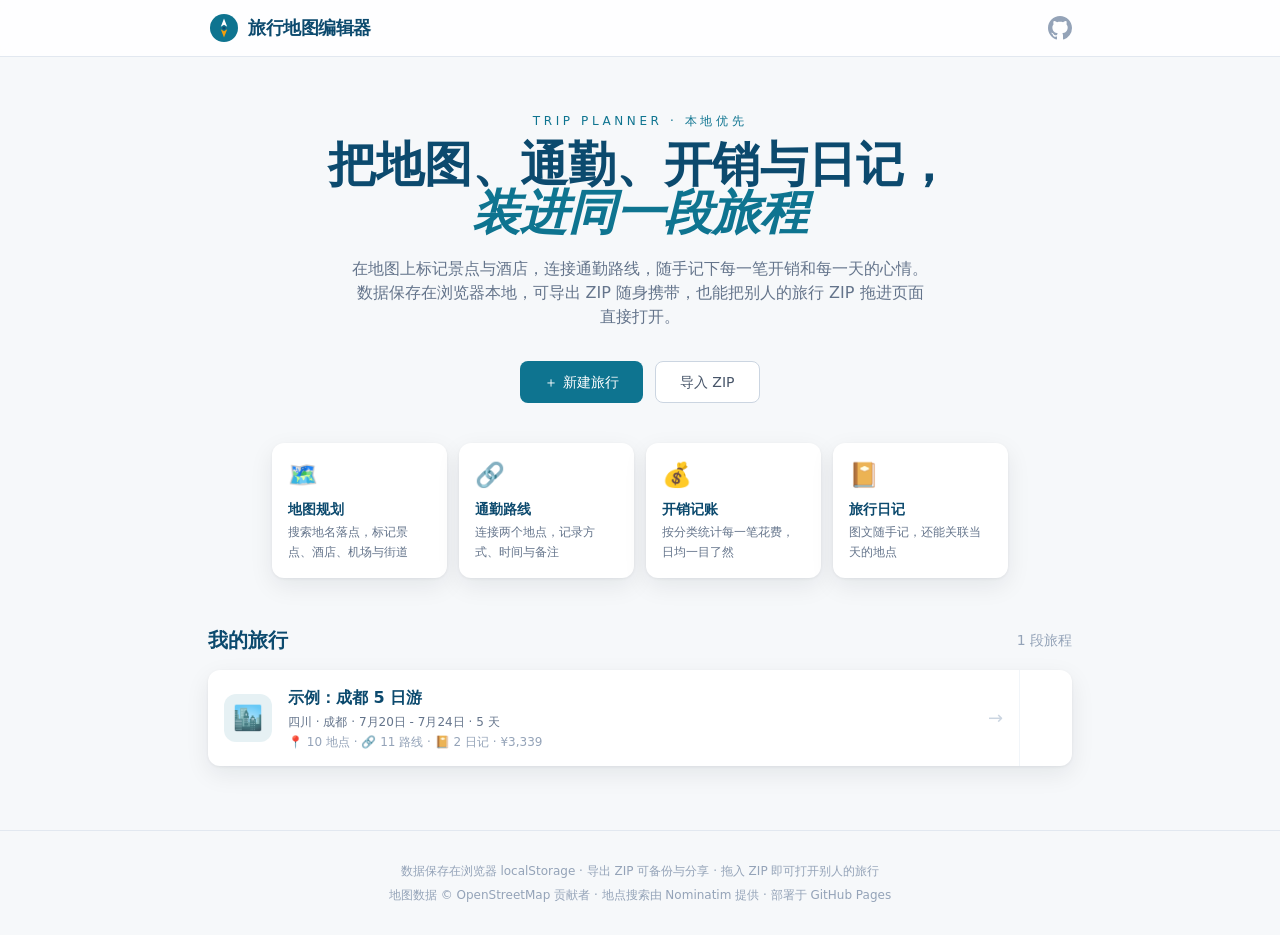
<file: travel-map/index.html>
<!doctype html>
<html lang="zh-CN">
  <head>
    <meta charset="UTF-8" />
    <link rel="icon" type="image/svg+xml" href="/travel-map/favicon.svg" />
    <meta name="viewport" content="width=device-width, initial-scale=1.0" />
    <meta name="description" content="旅行地图编辑器：把地图、通勤、开销与日记装进同一段旅程。本地优先，支持 ZIP 导入导出。" />
    <title>旅行地图编辑器</title>
    <script type="module" crossorigin src="/travel-map/assets/index-BUOHITaL.js"></script>
    <link rel="modulepreload" crossorigin href="/travel-map/assets/vendor-DtNqooZJ.js">
    <link rel="modulepreload" crossorigin href="/travel-map/assets/react-Bq47vFvL.js">
    <link rel="modulepreload" crossorigin href="/travel-map/assets/leaflet-DCIffZry.js">
    <link rel="stylesheet" crossorigin href="/travel-map/assets/index-6qi4wEWB.css">
  </head>
  <body>
    <div id="root"></div>
  </body>
</html>
</file>
<file: travel-map/assets/index-6qi4wEWB.css>
.leaflet-pane,.leaflet-tile,.leaflet-marker-icon,.leaflet-marker-shadow,.leaflet-tile-container,.leaflet-pane>svg,.leaflet-pane>canvas,.leaflet-zoom-box,.leaflet-image-layer,.leaflet-layer{position:absolute;left:0;top:0}.leaflet-container{overflow:hidden}.leaflet-tile,.leaflet-marker-icon,.leaflet-marker-shadow{-webkit-user-select:none;-moz-user-select:none;user-select:none;-webkit-user-drag:none}.leaflet-tile::-moz-selection{background:transparent}.leaflet-tile::selection{background:transparent}.leaflet-safari .leaflet-tile{image-rendering:-webkit-optimize-contrast}.leaflet-safari .leaflet-tile-container{width:1600px;height:1600px;-webkit-transform-origin:0 0}.leaflet-marker-icon,.leaflet-marker-shadow{display:block}.leaflet-container .leaflet-overlay-pane svg{max-width:none!important;max-height:none!important}.leaflet-container .leaflet-marker-pane img,.leaflet-container .leaflet-shadow-pane img,.leaflet-container .leaflet-tile-pane img,.leaflet-container img.leaflet-image-layer,.leaflet-container .leaflet-tile{max-width:none!important;max-height:none!important;width:auto;padding:0}.leaflet-container img.leaflet-tile{mix-blend-mode:plus-lighter}.leaflet-container.leaflet-touch-zoom{touch-action:pan-x pan-y}.leaflet-container.leaflet-touch-drag{touch-action:none;touch-action:pinch-zoom}.leaflet-container.leaflet-touch-drag.leaflet-touch-zoom{touch-action:none}.leaflet-container{-webkit-tap-highlight-color:transparent}.leaflet-container a{-webkit-tap-highlight-color:rgba(51,181,229,.4)}.leaflet-tile{filter:inherit;visibility:hidden}.leaflet-tile-loaded{visibility:inherit}.leaflet-zoom-box{width:0;height:0;box-sizing:border-box;z-index:800}.leaflet-overlay-pane svg{-moz-user-select:none}.leaflet-pane{z-index:400}.leaflet-tile-pane{z-index:200}.leaflet-overlay-pane{z-index:400}.leaflet-shadow-pane{z-index:500}.leaflet-marker-pane{z-index:600}.leaflet-tooltip-pane{z-index:650}.leaflet-popup-pane{z-index:700}.leaflet-map-pane canvas{z-index:100}.leaflet-map-pane svg{z-index:200}.leaflet-vml-shape{width:1px;height:1px}.lvml{behavior:url(#default#VML);display:inline-block;position:absolute}.leaflet-control{position:relative;z-index:800;pointer-events:visiblePainted;pointer-events:auto}.leaflet-top,.leaflet-bottom{position:absolute;z-index:1000;pointer-events:none}.leaflet-top{top:0}.leaflet-right{right:0}.leaflet-bottom{bottom:0}.leaflet-left{left:0}.leaflet-control{float:left;clear:both}.leaflet-right .leaflet-control{float:right}.leaflet-top .leaflet-control{margin-top:10px}.leaflet-bottom .leaflet-control{margin-bottom:10px}.leaflet-left .leaflet-control{margin-left:10px}.leaflet-right .leaflet-control{margin-right:10px}.leaflet-fade-anim .leaflet-popup{opacity:0;transition:opacity .2s linear}.leaflet-fade-anim .leaflet-map-pane .leaflet-popup{opacity:1}.leaflet-zoom-animated{transform-origin:0 0}svg.leaflet-zoom-animated{will-change:transform}.leaflet-zoom-anim .leaflet-zoom-animated{transition:transform .25s cubic-bezier(0,0,.25,1)}.leaflet-zoom-anim .leaflet-tile,.leaflet-pan-anim .leaflet-tile{transition:none}.leaflet-zoom-anim .leaflet-zoom-hide{visibility:hidden}.leaflet-interactive{cursor:pointer}.leaflet-grab{cursor:grab}.leaflet-crosshair,.leaflet-crosshair .leaflet-interactive{cursor:crosshair}.leaflet-popup-pane,.leaflet-control{cursor:auto}.leaflet-dragging .leaflet-grab,.leaflet-dragging .leaflet-grab .leaflet-interactive,.leaflet-dragging .leaflet-marker-draggable{cursor:move;cursor:grabbing}.leaflet-marker-icon,.leaflet-marker-shadow,.leaflet-image-layer,.leaflet-pane>svg path,.leaflet-tile-container{pointer-events:none}.leaflet-marker-icon.leaflet-interactive,.leaflet-image-layer.leaflet-interactive,.leaflet-pane>svg path.leaflet-interactive,svg.leaflet-image-layer.leaflet-interactive path{pointer-events:visiblePainted;pointer-events:auto}.leaflet-container{background:#ddd;outline-offset:1px}.leaflet-container a{color:#0078a8}.leaflet-zoom-box{border:2px dotted #38f;background:#ffffff80}.leaflet-container{font-family:Helvetica Neue,Arial,Helvetica,sans-serif;font-size:12px;font-size:.75rem;line-height:1.5}.leaflet-bar{box-shadow:0 1px 5px #000000a6;border-radius:4px}.leaflet-bar a{background-color:#fff;border-bottom:1px solid #ccc;width:26px;height:26px;line-height:26px;display:block;text-align:center;text-decoration:none;color:#000}.leaflet-bar a,.leaflet-control-layers-toggle{background-position:50% 50%;background-repeat:no-repeat;display:block}.leaflet-bar a:hover,.leaflet-bar a:focus{background-color:#f4f4f4}.leaflet-bar a:first-child{border-top-left-radius:4px;border-top-right-radius:4px}.leaflet-bar a:last-child{border-bottom-left-radius:4px;border-bottom-right-radius:4px;border-bottom:none}.leaflet-bar a.leaflet-disabled{cursor:default;background-color:#f4f4f4;color:#bbb}.leaflet-touch .leaflet-bar a{width:30px;height:30px;line-height:30px}.leaflet-touch .leaflet-bar a:first-child{border-top-left-radius:2px;border-top-right-radius:2px}.leaflet-touch .leaflet-bar a:last-child{border-bottom-left-radius:2px;border-bottom-right-radius:2px}.leaflet-control-zoom-in,.leaflet-control-zoom-out{font:700 18px Lucida Console,Monaco,monospace;text-indent:1px}.leaflet-touch .leaflet-control-zoom-in,.leaflet-touch .leaflet-control-zoom-out{font-size:22px}.leaflet-control-layers{box-shadow:0 1px 5px #0006;background:#fff;border-radius:5px}.leaflet-control-layers-toggle{background-image:url([data-uri]);width:36px;height:36px}.leaflet-retina .leaflet-control-layers-toggle{background-image:url([data-uri]);background-size:26px 26px}.leaflet-touch .leaflet-control-layers-toggle{width:44px;height:44px}.leaflet-control-layers .leaflet-control-layers-list,.leaflet-control-layers-expanded .leaflet-control-layers-toggle{display:none}.leaflet-control-layers-expanded .leaflet-control-layers-list{display:block;position:relative}.leaflet-control-layers-expanded{padding:6px 10px 6px 6px;color:#333;background:#fff}.leaflet-control-layers-scrollbar{overflow-y:scroll;overflow-x:hidden;padding-right:5px}.leaflet-control-layers-selector{margin-top:2px;position:relative;top:1px}.leaflet-control-layers label{display:block;font-size:13px;font-size:1.08333em}.leaflet-control-layers-separator{height:0;border-top:1px solid #ddd;margin:5px -10px 5px -6px}.leaflet-default-icon-path{background-image:url([data-uri])}.leaflet-container .leaflet-control-attribution{background:#fff;background:#fffc;margin:0}.leaflet-control-attribution,.leaflet-control-scale-line{padding:0 5px;color:#333;line-height:1.4}.leaflet-control-attribution a{text-decoration:none}.leaflet-control-attribution a:hover,.leaflet-control-attribution a:focus{text-decoration:underline}.leaflet-attribution-flag{display:inline!important;vertical-align:baseline!important;width:1em;height:.6669em}.leaflet-left .leaflet-control-scale{margin-left:5px}.leaflet-bottom .leaflet-control-scale{margin-bottom:5px}.leaflet-control-scale-line{border:2px solid #777;border-top:none;line-height:1.1;padding:2px 5px 1px;white-space:nowrap;box-sizing:border-box;background:#fffc;text-shadow:1px 1px #fff}.leaflet-control-scale-line:not(:first-child){border-top:2px solid #777;border-bottom:none;margin-top:-2px}.leaflet-control-scale-line:not(:first-child):not(:last-child){border-bottom:2px solid #777}.leaflet-touch .leaflet-control-attribution,.leaflet-touch .leaflet-control-layers,.leaflet-touch .leaflet-bar{box-shadow:none}.leaflet-touch .leaflet-control-layers,.leaflet-touch .leaflet-bar{border:2px solid rgba(0,0,0,.2);background-clip:padding-box}.leaflet-popup{position:absolute;text-align:center;margin-bottom:20px}.leaflet-popup-content-wrapper{padding:1px;text-align:left;border-radius:12px}.leaflet-popup-content{margin:13px 24px 13px 20px;line-height:1.3;font-size:13px;font-size:1.08333em;min-height:1px}.leaflet-popup-content p{margin:1.3em 0}.leaflet-popup-tip-container{width:40px;height:20px;position:absolute;left:50%;margin-top:-1px;margin-left:-20px;overflow:hidden;pointer-events:none}.leaflet-popup-tip{width:17px;height:17px;padding:1px;margin:-10px auto 0;pointer-events:auto;transform:rotate(45deg)}.leaflet-popup-content-wrapper,.leaflet-popup-tip{background:#fff;color:#333;box-shadow:0 3px 14px #0006}.leaflet-container a.leaflet-popup-close-button{position:absolute;top:0;right:0;border:none;text-align:center;width:24px;height:24px;font:16px/24px Tahoma,Verdana,sans-serif;color:#757575;text-decoration:none;background:transparent}.leaflet-container a.leaflet-popup-close-button:hover,.leaflet-container a.leaflet-popup-close-button:focus{color:#585858}.leaflet-popup-scrolled{overflow:auto}.leaflet-oldie .leaflet-popup-content-wrapper{-ms-zoom:1}.leaflet-oldie .leaflet-popup-tip{width:24px;margin:0 auto;-ms-filter:"progid:DXImageTransform.Microsoft.Matrix(M11=0.70710678, M12=0.70710678, M21=-0.70710678, M22=0.70710678)";filter:progid:DXImageTransform.Microsoft.Matrix(M11=.70710678,M12=.70710678,M21=-.70710678,M22=.70710678)}.leaflet-oldie .leaflet-control-zoom,.leaflet-oldie .leaflet-control-layers,.leaflet-oldie .leaflet-popup-content-wrapper,.leaflet-oldie .leaflet-popup-tip{border:1px solid #999}.leaflet-div-icon{background:#fff;border:1px solid #666}.leaflet-tooltip{position:absolute;padding:6px;background-color:#fff;border:1px solid #fff;border-radius:3px;color:#222;white-space:nowrap;-webkit-user-select:none;-moz-user-select:none;user-select:none;pointer-events:none;box-shadow:0 1px 3px #0006}.leaflet-tooltip.leaflet-interactive{cursor:pointer;pointer-events:auto}.leaflet-tooltip-top:before,.leaflet-tooltip-bottom:before,.leaflet-tooltip-left:before,.leaflet-tooltip-right:before{position:absolute;pointer-events:none;border:6px solid transparent;background:transparent;content:""}.leaflet-tooltip-bottom{margin-top:6px}.leaflet-tooltip-top{margin-top:-6px}.leaflet-tooltip-bottom:before,.leaflet-tooltip-top:before{left:50%;margin-left:-6px}.leaflet-tooltip-top:before{bottom:0;margin-bottom:-12px;border-top-color:#fff}.leaflet-tooltip-bottom:before{top:0;margin-top:-12px;margin-left:-6px;border-bottom-color:#fff}.leaflet-tooltip-left{margin-left:-6px}.leaflet-tooltip-right{margin-left:6px}.leaflet-tooltip-left:before,.leaflet-tooltip-right:before{top:50%;margin-top:-6px}.leaflet-tooltip-left:before{right:0;margin-right:-12px;border-left-color:#fff}.leaflet-tooltip-right:before{left:0;margin-left:-12px;border-right-color:#fff}@media print{.leaflet-control{-webkit-print-color-adjust:exact;print-color-adjust:exact}}*,:before,:after{--tw-border-spacing-x: 0;--tw-border-spacing-y: 0;--tw-translate-x: 0;--tw-translate-y: 0;--tw-rotate: 0;--tw-skew-x: 0;--tw-skew-y: 0;--tw-scale-x: 1;--tw-scale-y: 1;--tw-pan-x: ;--tw-pan-y: ;--tw-pinch-zoom: ;--tw-scroll-snap-strictness: proximity;--tw-gradient-from-position: ;--tw-gradient-via-position: ;--tw-gradient-to-position: ;--tw-ordinal: ;--tw-slashed-zero: ;--tw-numeric-figure: ;--tw-numeric-spacing: ;--tw-numeric-fraction: ;--tw-ring-inset: ;--tw-ring-offset-width: 0px;--tw-ring-offset-color: #fff;--tw-ring-color: rgb(59 130 246 / .5);--tw-ring-offset-shadow: 0 0 #0000;--tw-ring-shadow: 0 0 #0000;--tw-shadow: 0 0 #0000;--tw-shadow-colored: 0 0 #0000;--tw-blur: ;--tw-brightness: ;--tw-contrast: ;--tw-grayscale: ;--tw-hue-rotate: ;--tw-invert: ;--tw-saturate: ;--tw-sepia: ;--tw-drop-shadow: ;--tw-backdrop-blur: ;--tw-backdrop-brightness: ;--tw-backdrop-contrast: ;--tw-backdrop-grayscale: ;--tw-backdrop-hue-rotate: ;--tw-backdrop-invert: ;--tw-backdrop-opacity: ;--tw-backdrop-saturate: ;--tw-backdrop-sepia: ;--tw-contain-size: ;--tw-contain-layout: ;--tw-contain-paint: ;--tw-contain-style: }::backdrop{--tw-border-spacing-x: 0;--tw-border-spacing-y: 0;--tw-translate-x: 0;--tw-translate-y: 0;--tw-rotate: 0;--tw-skew-x: 0;--tw-skew-y: 0;--tw-scale-x: 1;--tw-scale-y: 1;--tw-pan-x: ;--tw-pan-y: ;--tw-pinch-zoom: ;--tw-scroll-snap-strictness: proximity;--tw-gradient-from-position: ;--tw-gradient-via-position: ;--tw-gradient-to-position: ;--tw-ordinal: ;--tw-slashed-zero: ;--tw-numeric-figure: ;--tw-numeric-spacing: ;--tw-numeric-fraction: ;--tw-ring-inset: ;--tw-ring-offset-width: 0px;--tw-ring-offset-color: #fff;--tw-ring-color: rgb(59 130 246 / .5);--tw-ring-offset-shadow: 0 0 #0000;--tw-ring-shadow: 0 0 #0000;--tw-shadow: 0 0 #0000;--tw-shadow-colored: 0 0 #0000;--tw-blur: ;--tw-brightness: ;--tw-contrast: ;--tw-grayscale: ;--tw-hue-rotate: ;--tw-invert: ;--tw-saturate: ;--tw-sepia: ;--tw-drop-shadow: ;--tw-backdrop-blur: ;--tw-backdrop-brightness: ;--tw-backdrop-contrast: ;--tw-backdrop-grayscale: ;--tw-backdrop-hue-rotate: ;--tw-backdrop-invert: ;--tw-backdrop-opacity: ;--tw-backdrop-saturate: ;--tw-backdrop-sepia: ;--tw-contain-size: ;--tw-contain-layout: ;--tw-contain-paint: ;--tw-contain-style: }*,:before,:after{box-sizing:border-box;border-width:0;border-style:solid;border-color:#e5e7eb}:before,:after{--tw-content: ""}html,:host{line-height:1.5;-webkit-text-size-adjust:100%;-moz-tab-size:4;-o-tab-size:4;tab-size:4;font-family:system-ui,-apple-system,PingFang SC,Hiragino Sans GB,Microsoft YaHei,sans-serif;font-feature-settings:normal;font-variation-settings:normal;-webkit-tap-highlight-color:transparent}body{margin:0;line-height:inherit}hr{height:0;color:inherit;border-top-width:1px}abbr:where([title]){-webkit-text-decoration:underline dotted;text-decoration:underline dotted}h1,h2,h3,h4,h5,h6{font-size:inherit;font-weight:inherit}a{color:inherit;text-decoration:inherit}b,strong{font-weight:bolder}code,kbd,samp,pre{font-family:ui-monospace,SFMono-Regular,Menlo,Monaco,Consolas,Liberation Mono,Courier New,monospace;font-feature-settings:normal;font-variation-settings:normal;font-size:1em}small{font-size:80%}sub,sup{font-size:75%;line-height:0;position:relative;vertical-align:baseline}sub{bottom:-.25em}sup{top:-.5em}table{text-indent:0;border-color:inherit;border-collapse:collapse}button,input,optgroup,select,textarea{font-family:inherit;font-feature-settings:inherit;font-variation-settings:inherit;font-size:100%;font-weight:inherit;line-height:inherit;letter-spacing:inherit;color:inherit;margin:0;padding:0}button,select{text-transform:none}button,input:where([type=button]),input:where([type=reset]),input:where([type=submit]){-webkit-appearance:button;background-color:transparent;background-image:none}:-moz-focusring{outline:auto}:-moz-ui-invalid{box-shadow:none}progress{vertical-align:baseline}::-webkit-inner-spin-button,::-webkit-outer-spin-button{height:auto}[type=search]{-webkit-appearance:textfield;outline-offset:-2px}::-webkit-search-decoration{-webkit-appearance:none}::-webkit-file-upload-button{-webkit-appearance:button;font:inherit}summary{display:list-item}blockquote,dl,dd,h1,h2,h3,h4,h5,h6,hr,figure,p,pre{margin:0}fieldset{margin:0;padding:0}legend{padding:0}ol,ul,menu{list-style:none;margin:0;padding:0}dialog{padding:0}textarea{resize:vertical}input::-moz-placeholder,textarea::-moz-placeholder{opacity:1;color:#9ca3af}input::placeholder,textarea::placeholder{opacity:1;color:#9ca3af}button,[role=button]{cursor:pointer}:disabled{cursor:default}img,svg,video,canvas,audio,iframe,embed,object{display:block;vertical-align:middle}img,video{max-width:100%;height:auto}[hidden]:where(:not([hidden=until-found])){display:none}.pointer-events-none{pointer-events:none}.visible{visibility:visible}.fixed{position:fixed}.absolute{position:absolute}.relative{position:relative}.sticky{position:sticky}.inset-0{top:0;right:0;bottom:0;left:0}.bottom-4{bottom:1rem}.bottom-8{bottom:2rem}.left-0{left:0}.left-1\/2{left:50%}.left-2\.5{left:.625rem}.left-4{left:1rem}.right-0{right:0}.right-4{right:1rem}.top-0{top:0}.top-1\/2{top:50%}.top-4{top:1rem}.top-full{top:100%}.z-0{z-index:0}.z-10{z-index:10}.z-40{z-index:40}.z-\[1000\]{z-index:1000}.z-\[2000\]{z-index:2000}.z-\[2100\]{z-index:2100}.z-\[3000\]{z-index:3000}.z-\[4000\]{z-index:4000}.mx-auto{margin-left:auto;margin-right:auto}.mb-1{margin-bottom:.25rem}.mb-1\.5{margin-bottom:.375rem}.mb-2{margin-bottom:.5rem}.mb-3{margin-bottom:.75rem}.mb-4{margin-bottom:1rem}.mb-6{margin-bottom:1.5rem}.ml-auto{margin-left:auto}.mr-auto{margin-right:auto}.mt-0\.5{margin-top:.125rem}.mt-1{margin-top:.25rem}.mt-1\.5{margin-top:.375rem}.mt-2{margin-top:.5rem}.mt-3{margin-top:.75rem}.mt-5{margin-top:1.25rem}.mt-8{margin-top:2rem}.mt-auto{margin-top:auto}.block{display:block}.flex{display:flex}.grid{display:grid}.hidden{display:none}.h-12{height:3rem}.h-14{height:3.5rem}.h-3{height:.75rem}.h-3\.5{height:.875rem}.h-4{height:1rem}.h-5{height:1.25rem}.h-6{height:1.5rem}.h-8{height:2rem}.h-9{height:2.25rem}.h-full{height:100%}.max-h-60{max-height:15rem}.max-h-\[90vh\]{max-height:90vh}.min-h-\[220px\]{min-height:220px}.min-h-full{min-height:100%}.w-10{width:2.5rem}.w-12{width:3rem}.w-16{width:4rem}.w-20{width:5rem}.w-3{width:.75rem}.w-3\.5{width:.875rem}.w-4{width:1rem}.w-5{width:1.25rem}.w-56{width:14rem}.w-6{width:1.5rem}.w-60{width:15rem}.w-64{width:16rem}.w-72{width:18rem}.w-8{width:2rem}.w-9{width:2.25rem}.w-auto{width:auto}.w-full{width:100%}.min-w-0{min-width:0px}.max-w-2xl{max-width:42rem}.max-w-3xl{max-width:48rem}.max-w-4xl{max-width:56rem}.max-w-\[180px\]{max-width:180px}.max-w-\[calc\(100\%-2rem\)\]{max-width:calc(100% - 2rem)}.max-w-md{max-width:28rem}.max-w-xl{max-width:36rem}.max-w-xs{max-width:20rem}.flex-1{flex:1 1 0%}.shrink-0{flex-shrink:0}.-translate-x-1\/2{--tw-translate-x: -50%;transform:translate(var(--tw-translate-x),var(--tw-translate-y)) rotate(var(--tw-rotate)) skew(var(--tw-skew-x)) skewY(var(--tw-skew-y)) scaleX(var(--tw-scale-x)) scaleY(var(--tw-scale-y))}.-translate-y-1\/2{--tw-translate-y: -50%;transform:translate(var(--tw-translate-x),var(--tw-translate-y)) rotate(var(--tw-rotate)) skew(var(--tw-skew-x)) skewY(var(--tw-skew-y)) scaleX(var(--tw-scale-x)) scaleY(var(--tw-scale-y))}.scale-110{--tw-scale-x: 1.1;--tw-scale-y: 1.1;transform:translate(var(--tw-translate-x),var(--tw-translate-y)) rotate(var(--tw-rotate)) skew(var(--tw-skew-x)) skewY(var(--tw-skew-y)) scaleX(var(--tw-scale-x)) scaleY(var(--tw-scale-y))}.transform{transform:translate(var(--tw-translate-x),var(--tw-translate-y)) rotate(var(--tw-rotate)) skew(var(--tw-skew-x)) skewY(var(--tw-skew-y)) scaleX(var(--tw-scale-x)) scaleY(var(--tw-scale-y))}.cursor-pointer{cursor:pointer}.resize-none{resize:none}.grid-cols-2{grid-template-columns:repeat(2,minmax(0,1fr))}.flex-col{flex-direction:column}.flex-wrap{flex-wrap:wrap}.items-center{align-items:center}.items-stretch{align-items:stretch}.justify-end{justify-content:flex-end}.justify-center{justify-content:center}.justify-between{justify-content:space-between}.gap-1{gap:.25rem}.gap-1\.5{gap:.375rem}.gap-2{gap:.5rem}.gap-3{gap:.75rem}.gap-4{gap:1rem}.space-y-1>:not([hidden])~:not([hidden]){--tw-space-y-reverse: 0;margin-top:calc(.25rem * calc(1 - var(--tw-space-y-reverse)));margin-bottom:calc(.25rem * var(--tw-space-y-reverse))}.space-y-1\.5>:not([hidden])~:not([hidden]){--tw-space-y-reverse: 0;margin-top:calc(.375rem * calc(1 - var(--tw-space-y-reverse)));margin-bottom:calc(.375rem * var(--tw-space-y-reverse))}.space-y-2>:not([hidden])~:not([hidden]){--tw-space-y-reverse: 0;margin-top:calc(.5rem * calc(1 - var(--tw-space-y-reverse)));margin-bottom:calc(.5rem * var(--tw-space-y-reverse))}.space-y-3>:not([hidden])~:not([hidden]){--tw-space-y-reverse: 0;margin-top:calc(.75rem * calc(1 - var(--tw-space-y-reverse)));margin-bottom:calc(.75rem * var(--tw-space-y-reverse))}.space-y-4>:not([hidden])~:not([hidden]){--tw-space-y-reverse: 0;margin-top:calc(1rem * calc(1 - var(--tw-space-y-reverse)));margin-bottom:calc(1rem * var(--tw-space-y-reverse))}.space-y-6>:not([hidden])~:not([hidden]){--tw-space-y-reverse: 0;margin-top:calc(1.5rem * calc(1 - var(--tw-space-y-reverse)));margin-bottom:calc(1.5rem * var(--tw-space-y-reverse))}.divide-y>:not([hidden])~:not([hidden]){--tw-divide-y-reverse: 0;border-top-width:calc(1px * calc(1 - var(--tw-divide-y-reverse)));border-bottom-width:calc(1px * var(--tw-divide-y-reverse))}.divide-slate-100>:not([hidden])~:not([hidden]){--tw-divide-opacity: 1;border-color:rgb(241 245 249 / var(--tw-divide-opacity, 1))}.overflow-hidden{overflow:hidden}.overflow-y-auto{overflow-y:auto}.truncate{overflow:hidden;text-overflow:ellipsis;white-space:nowrap}.break-all{word-break:break-all}.rounded{border-radius:.25rem}.rounded-2xl{border-radius:1rem}.rounded-full{border-radius:9999px}.rounded-lg{border-radius:.5rem}.rounded-md{border-radius:.375rem}.rounded-xl{border-radius:.75rem}.border{border-width:1px}.border-2{border-width:2px}.border-b{border-bottom-width:1px}.border-l{border-left-width:1px}.border-l-2{border-left-width:2px}.border-r{border-right-width:1px}.border-t{border-top-width:1px}.border-none{border-style:none}.border-accent{--tw-border-opacity: 1;border-color:rgb(245 158 11 / var(--tw-border-opacity, 1))}.border-red-100{--tw-border-opacity: 1;border-color:rgb(254 226 226 / var(--tw-border-opacity, 1))}.border-red-300{--tw-border-opacity: 1;border-color:rgb(252 165 165 / var(--tw-border-opacity, 1))}.border-secondary{--tw-border-opacity: 1;border-color:rgb(14 116 144 / var(--tw-border-opacity, 1))}.border-slate-100{--tw-border-opacity: 1;border-color:rgb(241 245 249 / var(--tw-border-opacity, 1))}.border-slate-200{--tw-border-opacity: 1;border-color:rgb(226 232 240 / var(--tw-border-opacity, 1))}.border-slate-300{--tw-border-opacity: 1;border-color:rgb(203 213 225 / var(--tw-border-opacity, 1))}.border-slate-50{--tw-border-opacity: 1;border-color:rgb(248 250 252 / var(--tw-border-opacity, 1))}.border-slate-800{--tw-border-opacity: 1;border-color:rgb(30 41 59 / var(--tw-border-opacity, 1))}.border-white{--tw-border-opacity: 1;border-color:rgb(255 255 255 / var(--tw-border-opacity, 1))}.border-l-secondary{--tw-border-opacity: 1;border-left-color:rgb(14 116 144 / var(--tw-border-opacity, 1))}.bg-\[\#f8fafc\]{--tw-bg-opacity: 1;background-color:rgb(248 250 252 / var(--tw-bg-opacity, 1))}.bg-accent{--tw-bg-opacity: 1;background-color:rgb(245 158 11 / var(--tw-bg-opacity, 1))}.bg-accent\/10{background-color:#f59e0b1a}.bg-black\/50{background-color:#00000080}.bg-red-500{--tw-bg-opacity: 1;background-color:rgb(239 68 68 / var(--tw-bg-opacity, 1))}.bg-secondary{--tw-bg-opacity: 1;background-color:rgb(14 116 144 / var(--tw-bg-opacity, 1))}.bg-secondary\/10{background-color:#0e74901a}.bg-secondary\/15{background-color:#0e749026}.bg-secondary\/5{background-color:#0e74900d}.bg-secondary\/90{background-color:#0e7490e6}.bg-slate-100{--tw-bg-opacity: 1;background-color:rgb(241 245 249 / var(--tw-bg-opacity, 1))}.bg-slate-400{--tw-bg-opacity: 1;background-color:rgb(148 163 184 / var(--tw-bg-opacity, 1))}.bg-slate-50{--tw-bg-opacity: 1;background-color:rgb(248 250 252 / var(--tw-bg-opacity, 1))}.bg-slate-800{--tw-bg-opacity: 1;background-color:rgb(30 41 59 / var(--tw-bg-opacity, 1))}.bg-transparent{background-color:transparent}.bg-white{--tw-bg-opacity: 1;background-color:rgb(255 255 255 / var(--tw-bg-opacity, 1))}.bg-white\/85{background-color:#ffffffd9}.bg-white\/90{background-color:#ffffffe6}.bg-white\/95{background-color:#fffffff2}.p-0\.5{padding:.125rem}.p-10{padding:2.5rem}.p-2{padding:.5rem}.p-3{padding:.75rem}.p-4{padding:1rem}.p-5{padding:1.25rem}.p-6{padding:1.5rem}.px-2{padding-left:.5rem;padding-right:.5rem}.px-2\.5{padding-left:.625rem;padding-right:.625rem}.px-3{padding-left:.75rem;padding-right:.75rem}.px-4{padding-left:1rem;padding-right:1rem}.px-5{padding-left:1.25rem;padding-right:1.25rem}.px-6{padding-left:1.5rem;padding-right:1.5rem}.py-1{padding-top:.25rem;padding-bottom:.25rem}.py-1\.5{padding-top:.375rem;padding-bottom:.375rem}.py-2{padding-top:.5rem;padding-bottom:.5rem}.py-2\.5{padding-top:.625rem;padding-bottom:.625rem}.py-3{padding-top:.75rem;padding-bottom:.75rem}.py-4{padding-top:1rem;padding-bottom:1rem}.py-8{padding-top:2rem;padding-bottom:2rem}.pb-10{padding-bottom:2.5rem}.pb-12{padding-bottom:3rem}.pb-16{padding-bottom:4rem}.pl-8{padding-left:2rem}.pr-3{padding-right:.75rem}.pt-1{padding-top:.25rem}.pt-14{padding-top:3.5rem}.pt-2{padding-top:.5rem}.pt-3{padding-top:.75rem}.text-left{text-align:left}.text-center{text-align:center}.text-right{text-align:right}.font-serif{font-family:Georgia,Songti SC,SimSun,serif}.text-2xl{font-size:1.5rem;line-height:2rem}.text-4xl{font-size:2.25rem;line-height:2.5rem}.text-5xl{font-size:3rem;line-height:1}.text-6xl{font-size:3.75rem;line-height:1}.text-\[10px\]{font-size:10px}.text-\[11px\]{font-size:11px}.text-base{font-size:1rem;line-height:1.5rem}.text-lg{font-size:1.125rem;line-height:1.75rem}.text-sm{font-size:.875rem;line-height:1.25rem}.text-xl{font-size:1.25rem;line-height:1.75rem}.text-xs{font-size:.75rem;line-height:1rem}.font-bold{font-weight:700}.font-medium{font-weight:500}.italic{font-style:italic}.leading-none{line-height:1}.leading-relaxed{line-height:1.625}.leading-snug{line-height:1.375}.leading-tight{line-height:1.25}.tracking-\[0\.3em\]{letter-spacing:.3em}.tracking-tight{letter-spacing:-.025em}.text-accent{--tw-text-opacity: 1;color:rgb(245 158 11 / var(--tw-text-opacity, 1))}.text-ink{--tw-text-opacity: 1;color:rgb(31 41 55 / var(--tw-text-opacity, 1))}.text-primary{--tw-text-opacity: 1;color:rgb(12 74 110 / var(--tw-text-opacity, 1))}.text-red-500{--tw-text-opacity: 1;color:rgb(239 68 68 / var(--tw-text-opacity, 1))}.text-red-600{--tw-text-opacity: 1;color:rgb(220 38 38 / var(--tw-text-opacity, 1))}.text-secondary{--tw-text-opacity: 1;color:rgb(14 116 144 / var(--tw-text-opacity, 1))}.text-slate-300{--tw-text-opacity: 1;color:rgb(203 213 225 / var(--tw-text-opacity, 1))}.text-slate-400{--tw-text-opacity: 1;color:rgb(148 163 184 / var(--tw-text-opacity, 1))}.text-slate-500{--tw-text-opacity: 1;color:rgb(100 116 139 / var(--tw-text-opacity, 1))}.text-slate-600{--tw-text-opacity: 1;color:rgb(71 85 105 / var(--tw-text-opacity, 1))}.text-white{--tw-text-opacity: 1;color:rgb(255 255 255 / var(--tw-text-opacity, 1))}.text-white\/80{color:#fffc}.underline{text-decoration-line:underline}.placeholder-slate-300::-moz-placeholder{--tw-placeholder-opacity: 1;color:rgb(203 213 225 / var(--tw-placeholder-opacity, 1))}.placeholder-slate-300::placeholder{--tw-placeholder-opacity: 1;color:rgb(203 213 225 / var(--tw-placeholder-opacity, 1))}.opacity-0{opacity:0}.shadow{--tw-shadow: 0 1px 3px 0 rgb(0 0 0 / .1), 0 1px 2px -1px rgb(0 0 0 / .1);--tw-shadow-colored: 0 1px 3px 0 var(--tw-shadow-color), 0 1px 2px -1px var(--tw-shadow-color);box-shadow:var(--tw-ring-offset-shadow, 0 0 #0000),var(--tw-ring-shadow, 0 0 #0000),var(--tw-shadow)}.shadow-2xl{--tw-shadow: 0 25px 50px -12px rgb(0 0 0 / .25);--tw-shadow-colored: 0 25px 50px -12px var(--tw-shadow-color);box-shadow:var(--tw-ring-offset-shadow, 0 0 #0000),var(--tw-ring-shadow, 0 0 #0000),var(--tw-shadow)}.shadow-card{--tw-shadow: 0 1px 3px rgba(15, 23, 42, .06), 0 8px 24px rgba(15, 23, 42, .08);--tw-shadow-colored: 0 1px 3px var(--tw-shadow-color), 0 8px 24px var(--tw-shadow-color);box-shadow:var(--tw-ring-offset-shadow, 0 0 #0000),var(--tw-ring-shadow, 0 0 #0000),var(--tw-shadow)}.shadow-lg{--tw-shadow: 0 10px 15px -3px rgb(0 0 0 / .1), 0 4px 6px -4px rgb(0 0 0 / .1);--tw-shadow-colored: 0 10px 15px -3px var(--tw-shadow-color), 0 4px 6px -4px var(--tw-shadow-color);box-shadow:var(--tw-ring-offset-shadow, 0 0 #0000),var(--tw-ring-shadow, 0 0 #0000),var(--tw-shadow)}.ring-1{--tw-ring-offset-shadow: var(--tw-ring-inset) 0 0 0 var(--tw-ring-offset-width) var(--tw-ring-offset-color);--tw-ring-shadow: var(--tw-ring-inset) 0 0 0 calc(1px + var(--tw-ring-offset-width)) var(--tw-ring-color);box-shadow:var(--tw-ring-offset-shadow),var(--tw-ring-shadow),var(--tw-shadow, 0 0 #0000)}.ring-secondary{--tw-ring-opacity: 1;--tw-ring-color: rgb(14 116 144 / var(--tw-ring-opacity, 1))}.filter{filter:var(--tw-blur) var(--tw-brightness) var(--tw-contrast) var(--tw-grayscale) var(--tw-hue-rotate) var(--tw-invert) var(--tw-saturate) var(--tw-sepia) var(--tw-drop-shadow)}.backdrop-blur{--tw-backdrop-blur: blur(8px);-webkit-backdrop-filter:var(--tw-backdrop-blur) var(--tw-backdrop-brightness) var(--tw-backdrop-contrast) var(--tw-backdrop-grayscale) var(--tw-backdrop-hue-rotate) var(--tw-backdrop-invert) var(--tw-backdrop-opacity) var(--tw-backdrop-saturate) var(--tw-backdrop-sepia);backdrop-filter:var(--tw-backdrop-blur) var(--tw-backdrop-brightness) var(--tw-backdrop-contrast) var(--tw-backdrop-grayscale) var(--tw-backdrop-hue-rotate) var(--tw-backdrop-invert) var(--tw-backdrop-opacity) var(--tw-backdrop-saturate) var(--tw-backdrop-sepia)}.transition{transition-property:color,background-color,border-color,text-decoration-color,fill,stroke,opacity,box-shadow,transform,filter,backdrop-filter;transition-timing-function:cubic-bezier(.4,0,.2,1);transition-duration:.15s}.transition-all{transition-property:all;transition-timing-function:cubic-bezier(.4,0,.2,1);transition-duration:.15s}.transition-colors{transition-property:color,background-color,border-color,text-decoration-color,fill,stroke;transition-timing-function:cubic-bezier(.4,0,.2,1);transition-duration:.15s}.transition-shadow{transition-property:box-shadow;transition-timing-function:cubic-bezier(.4,0,.2,1);transition-duration:.15s}.transition-transform{transition-property:transform;transition-timing-function:cubic-bezier(.4,0,.2,1);transition-duration:.15s}:root{color-scheme:light}html,body,#root{height:100%}body{--tw-bg-opacity: 1;background-color:rgb(246 248 250 / var(--tw-bg-opacity, 1));font-family:system-ui,-apple-system,PingFang SC,Hiragino Sans GB,Microsoft YaHei,sans-serif;--tw-text-opacity: 1;color:rgb(31 41 55 / var(--tw-text-opacity, 1));-webkit-font-smoothing:antialiased;-moz-osx-font-smoothing:grayscale}.tm-marker-wrap{background:none;border:none}.tm-marker{width:28px;height:28px;border-radius:9999px;background:var(--mc, #0e7490);border:3px solid #fff;box-shadow:0 2px 6px #0f172a59;display:flex;align-items:center;justify-content:center;font-size:13px;line-height:1;cursor:pointer;transition:transform .15s ease}.tm-marker:hover{transform:scale(1.18)}.tm-marker.is-route-from{animation:tm-pulse 1s infinite}@keyframes tm-pulse{0%,to{transform:scale(1);box-shadow:0 0 #0e749080}50%{transform:scale(1.22);box-shadow:0 0 0 8px #0e749000}}.tm-popup .leaflet-popup-content-wrapper{border-radius:12px;box-shadow:0 8px 30px #0f172a2e;padding:2px}.tm-popup .leaflet-popup-content{margin:10px 12px;font-size:13px;line-height:1.5}.tm-route{cursor:pointer}.tm-route:hover{stroke-width:6px!important}.tm-tooltip{font-size:12px;border-radius:8px}.rte-content:empty:before{content:attr(data-placeholder);color:#9ca3af;pointer-events:none}.rte-content h3{font-size:1.05em;font-weight:700;margin:.6em 0 .3em}.rte-content ul{list-style:disc;padding-left:1.4em;margin:.4em 0}.rte-content ol{list-style:decimal;padding-left:1.4em;margin:.4em 0}.rte-content blockquote{border-left:3px solid #0e7490;padding-left:.8em;color:#475569;margin:.5em 0}.rte-content p{margin:.35em 0}::-webkit-scrollbar{width:8px;height:8px}::-webkit-scrollbar-thumb{background:#cbd5e1;border-radius:4px}::-webkit-scrollbar-thumb:hover{background:#94a3b8}::-webkit-scrollbar-track{background:transparent}.last\:border-0:last-child{border-width:0px}.focus-within\:border-secondary:focus-within{--tw-border-opacity: 1;border-color:rgb(14 116 144 / var(--tw-border-opacity, 1))}.focus-within\:ring-2:focus-within{--tw-ring-offset-shadow: var(--tw-ring-inset) 0 0 0 var(--tw-ring-offset-width) var(--tw-ring-offset-color);--tw-ring-shadow: var(--tw-ring-inset) 0 0 0 calc(2px + var(--tw-ring-offset-width)) var(--tw-ring-color);box-shadow:var(--tw-ring-offset-shadow),var(--tw-ring-shadow),var(--tw-shadow, 0 0 #0000)}.focus-within\:ring-secondary:focus-within{--tw-ring-opacity: 1;--tw-ring-color: rgb(14 116 144 / var(--tw-ring-opacity, 1))}.hover\:scale-110:hover{--tw-scale-x: 1.1;--tw-scale-y: 1.1;transform:translate(var(--tw-translate-x),var(--tw-translate-y)) rotate(var(--tw-rotate)) skew(var(--tw-skew-x)) skewY(var(--tw-skew-y)) scaleX(var(--tw-scale-x)) scaleY(var(--tw-scale-y))}.hover\:border-slate-300:hover{--tw-border-opacity: 1;border-color:rgb(203 213 225 / var(--tw-border-opacity, 1))}.hover\:bg-amber-600:hover{--tw-bg-opacity: 1;background-color:rgb(217 119 6 / var(--tw-bg-opacity, 1))}.hover\:bg-cyan-800:hover{--tw-bg-opacity: 1;background-color:rgb(21 94 117 / var(--tw-bg-opacity, 1))}.hover\:bg-red-50:hover{--tw-bg-opacity: 1;background-color:rgb(254 242 242 / var(--tw-bg-opacity, 1))}.hover\:bg-slate-100:hover{--tw-bg-opacity: 1;background-color:rgb(241 245 249 / var(--tw-bg-opacity, 1))}.hover\:bg-slate-200:hover{--tw-bg-opacity: 1;background-color:rgb(226 232 240 / var(--tw-bg-opacity, 1))}.hover\:bg-slate-50:hover{--tw-bg-opacity: 1;background-color:rgb(248 250 252 / var(--tw-bg-opacity, 1))}.hover\:bg-white:hover{--tw-bg-opacity: 1;background-color:rgb(255 255 255 / var(--tw-bg-opacity, 1))}.hover\:text-primary:hover{--tw-text-opacity: 1;color:rgb(12 74 110 / var(--tw-text-opacity, 1))}.hover\:text-red-500:hover{--tw-text-opacity: 1;color:rgb(239 68 68 / var(--tw-text-opacity, 1))}.hover\:text-secondary:hover{--tw-text-opacity: 1;color:rgb(14 116 144 / var(--tw-text-opacity, 1))}.hover\:shadow-lg:hover{--tw-shadow: 0 10px 15px -3px rgb(0 0 0 / .1), 0 4px 6px -4px rgb(0 0 0 / .1);--tw-shadow-colored: 0 10px 15px -3px var(--tw-shadow-color), 0 4px 6px -4px var(--tw-shadow-color);box-shadow:var(--tw-ring-offset-shadow, 0 0 #0000),var(--tw-ring-shadow, 0 0 #0000),var(--tw-shadow)}.hover\:shadow-sm:hover{--tw-shadow: 0 1px 2px 0 rgb(0 0 0 / .05);--tw-shadow-colored: 0 1px 2px 0 var(--tw-shadow-color);box-shadow:var(--tw-ring-offset-shadow, 0 0 #0000),var(--tw-ring-shadow, 0 0 #0000),var(--tw-shadow)}.focus\:border-secondary:focus{--tw-border-opacity: 1;border-color:rgb(14 116 144 / var(--tw-border-opacity, 1))}.focus\:outline-none:focus{outline:2px solid transparent;outline-offset:2px}.focus\:ring-2:focus{--tw-ring-offset-shadow: var(--tw-ring-inset) 0 0 0 var(--tw-ring-offset-width) var(--tw-ring-offset-color);--tw-ring-shadow: var(--tw-ring-inset) 0 0 0 calc(2px + var(--tw-ring-offset-width)) var(--tw-ring-color);box-shadow:var(--tw-ring-offset-shadow),var(--tw-ring-shadow),var(--tw-shadow, 0 0 #0000)}.focus\:ring-secondary:focus{--tw-ring-opacity: 1;--tw-ring-color: rgb(14 116 144 / var(--tw-ring-opacity, 1))}.disabled\:opacity-50:disabled{opacity:.5}.group:hover .group-hover\:text-secondary{--tw-text-opacity: 1;color:rgb(14 116 144 / var(--tw-text-opacity, 1))}.group:hover .group-hover\:opacity-100{opacity:1}@media(min-width:768px){.md\:grid-cols-2{grid-template-columns:repeat(2,minmax(0,1fr))}.md\:grid-cols-4{grid-template-columns:repeat(4,minmax(0,1fr))}.md\:text-5xl{font-size:3rem;line-height:1}.md\:text-base{font-size:1rem;line-height:1.5rem}}@media(min-width:1024px){.lg\:flex{display:flex}}
</file>
